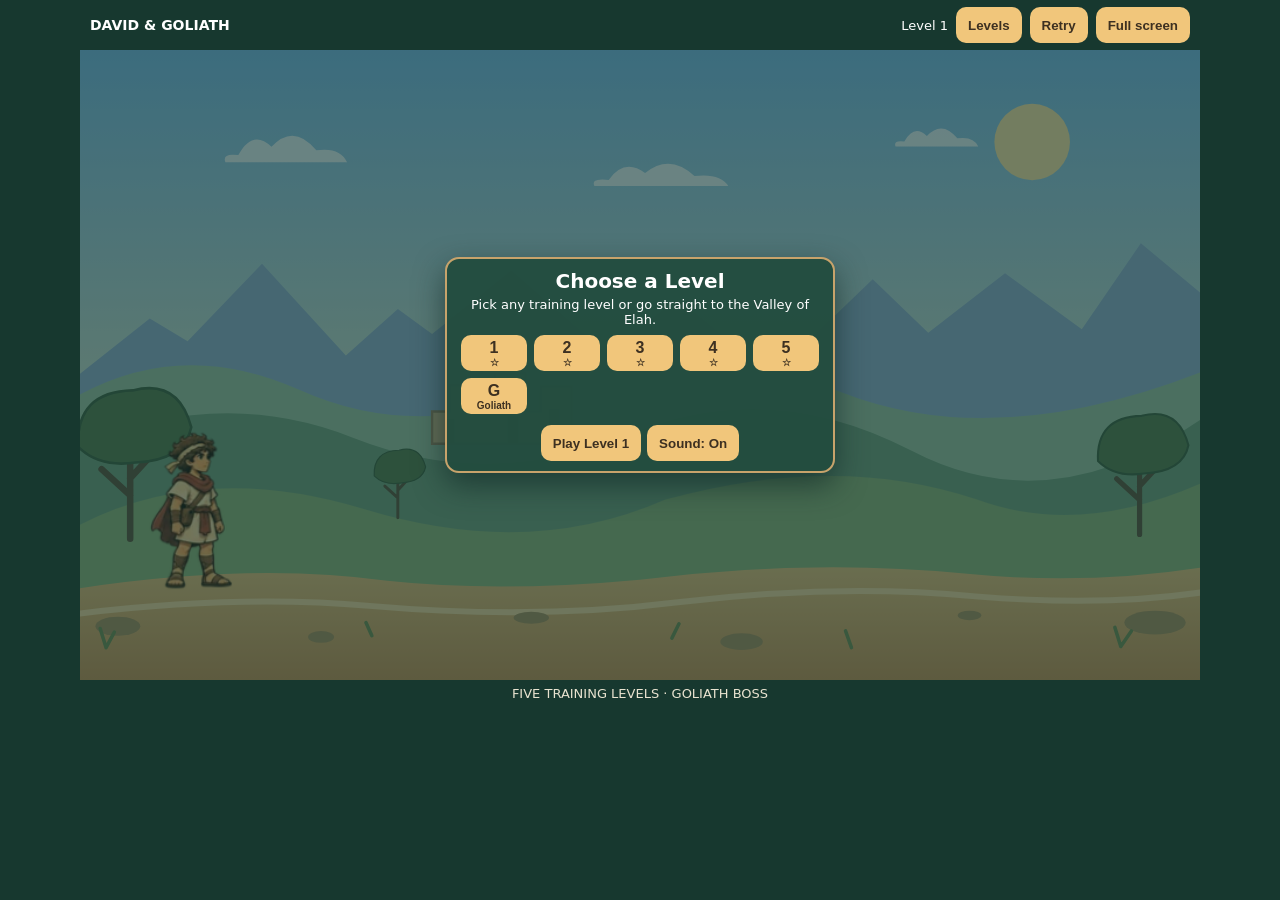
<file: index.html>
<!doctype html><html lang="en"><head><meta charset="utf-8"><meta name="viewport" content="width=device-width,initial-scale=1,viewport-fit=cover"><meta name="theme-color" content="#193c36"><link rel="manifest" href="manifest.webmanifest"><link rel="apple-touch-icon" href="assets/app-icon.png"><meta name="apple-mobile-web-app-capable" content="yes"><title>David & Goliath v0.9</title><style>
*{box-sizing:border-box}
body{margin:0;background:#17382f;color:white;font-family:system-ui;text-align:center}
main{width:min(100%,1120px);width:min(100%,1120px,max(320px,calc((100svh - 84px) * 16 / 9)));margin:auto}
header{display:flex;align-items:center;justify-content:space-between;gap:8px;padding:7px 10px}
header strong{font-size:14px;text-align:left}
#status{margin-left:auto;font-size:13px;white-space:nowrap}
button{background:#f1c67b;border:0;border-radius:10px;padding:8px 12px;font-weight:700;color:#3d3021;min-height:36px}
button:disabled{opacity:.35}
#duelCue{position:absolute;top:max(7px,env(safe-area-inset-top));right:max(7px,env(safe-area-inset-right));z-index:1;margin:0;padding:5px 9px;border-radius:8px;background:#533a31f2;color:#fff1d9;font-size:13px;font-weight:700;pointer-events:none}
#duelCue[data-open="true"]{background:#ffe09c;color:#462e20}
canvas{display:block;width:100%;height:100%;position:absolute;inset:0;touch-action:none}
#gameArea{position:relative;aspect-ratio:16/9}
#powerMeter{position:absolute;top:8px;left:8px;pointer-events:none;z-index:1;width:100px;padding:4px 6px;color:#fff;background:#17382fe8;border-radius:6px;font-size:11px;font-weight:700;text-align:left}
#powerMeter progress{display:block;width:100%;height:6px;accent-color:#f1c67b}
#screenHelp{max-width:min(390px,calc(100% - 28px));background:#234c3f;color:#fff;border:2px solid #c8a36b;border-radius:14px}
#screenHelp::backdrop{background:#102a28bb}
#screenHelp p{margin:0 0 14px}
main.immersive{position:fixed;inset:0;width:100%;height:100%;height:100dvh;overflow:hidden}
.immersive #gameArea{height:100%;aspect-ratio:auto}
.immersive header{position:absolute;top:max(4px,env(safe-area-inset-top));left:max(6px,env(safe-area-inset-left));z-index:2;padding:4px 6px;border-radius:9px;background:#17382fe8}
.immersive #powerMeter{top:calc(max(4px,env(safe-area-inset-top)) + 50px);left:max(6px,env(safe-area-inset-left))}
.immersive #hint{position:absolute;bottom:max(4px,env(safe-area-inset-bottom));left:50%;transform:translateX(-50%);width:max-content;max-width:76%;margin:0;padding:4px 9px;background:#17382fe8;border-radius:7px;font-size:12px;pointer-events:none}
@media (max-width:620px){.immersive header strong{display:none}}
@media (orientation:portrait) and (max-width:420px){header strong{font-size:12px}header{gap:4px;padding:6px 4px}header button{padding:6px 7px}#status{font-size:12px}}

#panel[hidden]{display:none}
#hint{font-size:13px;color:#e9e3d0;margin:6px 0;padding:0 12px}
#rotateHint{display:none;margin:4px 0;color:#e9e3d0;font-size:12px}
@media (orientation:portrait) and (pointer:coarse){#rotateHint{display:inline}}
#panel{position:absolute;inset:50% auto auto 50%;transform:translate(-50%,-50%);width:min(calc(100% - 16px),390px);max-height:calc(100% - 12px);overflow:auto;background:#234c3ff5;padding:10px 14px;border:2px solid #c8a36b;border-radius:14px;box-shadow:0 12px 30px #102a28a8}
#panel h2{font-size:20px;margin:0 0 4px}
#panel p{font-size:13px;margin:4px 0}
#levels{display:grid;grid-template-columns:repeat(5,1fr);gap:7px}
#levels:not(:empty){margin:8px 0}
#levels button{padding:3px 2px;font-size:16px}
small{display:block;font-size:10px}
#action{margin:3px 6px 0 0}
</style></head><body><main><header><strong>DAVID & GOLIATH</strong><span id="status"></span><button id="menu">Levels</button><button id="retry">Retry</button><button id="fullscreen" type="button" hidden>Full screen</button></header><div id="gameArea"><canvas id="game" width="960" height="540"></canvas><p id="duelCue" hidden aria-live="polite"></p><div id="powerMeter" hidden><span id="powerText"></span><progress id="powerBar" max="100" value="0" aria-label="Throw power"></progress></div><section id="panel" hidden><h2 id="heading"></h2><p id="description"></p><div id="levels"></div><button id="action"></button><button id="sound">Sound: On</button></section></div><p id="hint"></p><p id="rotateHint">Rotate your phone for a bigger playfield.</p><dialog id="screenHelp"><p>On iPhone, tap Share in your browser, then Add to Home Screen. Turn on Open as Web App if shown, tap Add, and launch the game from its icon.</p><form method="dialog"><button>Close</button></form></dialog></main><script src="assets/david-animation.js?v=4"></script><script src="assets/goliath.js?v=19"></script><script>
const canvas=document.querySelector('#game'),g=canvas.getContext('2d'),status=document.querySelector('#status'),panel=document.querySelector('#panel'),heading=document.querySelector('#heading'),description=document.querySelector('#description'),levelButtons=document.querySelector('#levels'),action=document.querySelector('#action'),soundButton=document.querySelector('#sound'),hint=document.querySelector('#hint');
const width = canvas.width;
const height = canvas.height;
const main = document.querySelector('main');
const gameArea = document.querySelector('#gameArea');
const fullScreenButton = document.querySelector('#fullscreen');
const screenHelp = document.querySelector('#screenHelp');
const powerMeter = document.querySelector('#powerMeter');
const powerText = document.querySelector('#powerText');
const powerBar = document.querySelector('#powerBar');
const duelCue = document.querySelector('#duelCue');
const duelStones = 5;
let duelWon = false;
let duel = null;
const compactLandscape = matchMedia('(orientation: landscape) and (pointer: coarse), (orientation: landscape) and (max-height: 540px)');
const homeScreenApp = matchMedia('(display-mode: standalone)').matches || navigator.standalone === true;
const isPhone = /iPhone|iPod/.test(navigator.userAgent);
const groundY = 462;
const origin = {x:107, y:403};
const maxPull = 170;
const throwSpeed = .145;
const gravity = .35;
const flightStepMs = 1000 / 60;
let nextFlightStep = 0;
let view = {left:0, top:0, width, height, scale:1};
const stages = [
  {name:"Shepherd's Training", ammo:5, t:[[579,402,24],[662,323,22],[748,229,21]], blocks:[]},
  {name:"The Hillside", ammo:6, t:[[530,413,23],[616,342,22],[715,268,21],[802,195,19]], blocks:[]},
  {name:"Stone and Timber", ammo:7, t:[[578,407,23],[684,326,22],[789,226,20]], blocks:[[410,416,40,46]]},
  {name:"The Narrow Pass", ammo:7, t:[[568,410,22],[665,330,21],[750,252,19],[830,164,18]], blocks:[[430,415,42,47],[535,350,40,28]]},
  {name:"The Shepherd's Trial", ammo:8, t:[[555,408,22],[636,363,21],[710,299,20],[780,228,19],[848,158,18]], blocks:[[375,419,38,43],[506,352,42,31]]},
];
let unlocked=1,stars=[0,0,0,0,0],muted=false,level=0,targets=[],blocks=[],ammo=0,shot=null,drag=null,mode='menu',particles=[],tick=0,ctx,shake=0,streak=[];
const progressKey = 'david-goliath-v04';
const progressCookie = 'david-goliath-progress=';
const progressPath = new URL('./', location.href).pathname;

function persist() {
  const data = JSON.stringify({unlocked, stars, ...(duelWon && {duelWon:true})});
  try { localStorage.setItem(progressKey, data); } catch {}
  // iOS copies cookies when adding a Home Screen app, while its local storage starts separately.
  const secure = location.protocol === 'https:' ? '; Secure' : '';
  try {
    document.cookie = progressCookie + encodeURIComponent(data) +
      '; Path=' + progressPath + '; Max-Age=31536000; SameSite=Lax' + secure;
  } catch {}
}

function restoreProgress() {
  let data;
  try { data = localStorage.getItem(progressKey); } catch {}
  try {
    if (!data) {
      const entry = document.cookie.split('; ').find(value => value.startsWith(progressCookie));
      if (!entry) return;
      data = decodeURIComponent(entry.slice(progressCookie.length));
    }
    const progress = JSON.parse(data);
    unlocked = Math.min(5, Math.max(1, Math.trunc(Number(progress.unlocked) || 1)));
    if (Array.isArray(progress.stars)) {
      stars = stars.map((_, i) => Math.min(3, Math.max(0, Math.trunc(Number(progress.stars[i]) || 0))));
    }
    duelWon = progress.duelWon === true;
    persist();
  } catch {}
}

restoreProgress();
function tone(f,d,type='triangle'){if(muted)return;try{ctx=ctx||new(window.AudioContext||window.webkitAudioContext)();if(ctx.state==='suspended')ctx.resume();const o=ctx.createOscillator(),v=ctx.createGain();o.type=type;o.frequency.setValueAtTime(f,ctx.currentTime);o.frequency.exponentialRampToValueAtTime(Math.max(60,f*.55),ctx.currentTime+d);v.gain.setValueAtTime(.1,ctx.currentTime);v.gain.exponentialRampToValueAtTime(.001,ctx.currentTime+d);o.connect(v);v.connect(ctx.destination);o.start();o.stop(ctx.currentTime+d)}catch(e){}}
function update() {
  status.textContent = mode === 'play' ? '● ' + ammo + ' stones' : duel ? 'Duel' : 'Level ' + (level + 1);
}

function resetRound() {
  shot = null;
  drag = null;
  particles = [];
  streak = [];
  shake = 0;
  targets = [];
  blocks = [];
  duelCue.hidden = true;
  davidAnimation.reset();
}

function start(n) {
  resetRound();
  duel = null;
  level = n;
  const stage = stages[n];
  targets = stage.t.map(([x,y,r]) => ({x,y,r}));
  blocks = stage.blocks.map(([x,y,w,h]) => ({x,y,w,h}));
  ammo = stage.ammo;
  mode = 'play';
  panel.hidden = true;
  hint.textContent = 'LEVEL ' + (n + 1) + ' · ' + stage.name.toUpperCase() + ' — Drag back to aim, then release.';
  update();
}

function showPanel(title, text, button, next) {
  panel.hidden = false;
  heading.textContent = title;
  description.textContent = text;
  levelButtons.replaceChildren();
  action.textContent = button;
  action.onclick = next;
  update();
}

function menu() {
  resetRound();
  duel = null;
  mode = 'menu';
  const readyForDuel = stars.at(-1) > 0;
  showPanel('Choose a Level', 'Pick any training level or go straight to the Valley of Elah.',
    readyForDuel ? (duelWon ? 'Replay Goliath' : 'Face Goliath') : 'Play Level ' + unlocked,
    readyForDuel ? introduceDuel : () => start(unlocked - 1));
  stages.forEach((stage,i) => {
    const button = document.createElement('button');
    button.disabled = false;
    button.type = 'button';
    button.innerHTML = (i + 1) + '<small>' + (stars[i] ? '★'.repeat(stars[i]) : '☆') + '</small>';
    button.title = stage.name;
    button.onclick = () => start(i);
    levelButtons.appendChild(button);
  });
  const bossButton=document.createElement('button');
  bossButton.innerHTML='G<small>Goliath</small>';
  bossButton.title='Valley of Elah — Goliath';
  bossButton.type='button';
  bossButton.onclick=introduceDuel;
  levelButtons.appendChild(bossButton);
  hint.textContent = 'FIVE TRAINING LEVELS · GOLIATH BOSS';
}

function introduceDuel() {
  resetRound();
  const openedAt = performance.now();
  duel = {startedAt:openedAt, enemy:goliathDuel.pose(openedAt, openedAt), wonAt:null};
  mode = 'intro';
  hint.textContent = 'VALLEY OF ELAH';
  showPanel('Valley of Elah', 'The armies watch from opposite hills as Goliath calls for a challenger. David steps forward with his sling.',
    'Step Forward', startDuel);
}

function startDuel() {
  resetRound();
  const startedAt = performance.now();
  duel = {startedAt, enemy:goliathDuel.pose(startedAt, startedAt), wonAt:null};
  ammo = duelStones;
  mode = 'play';
  panel.hidden = true;
  hint.textContent = 'VALLEY OF ELAH — Time your throw to hit Goliath’s exposed forehead.';
  update();
}

function finish(won) {
  mode = won ? 'win' : 'lose';
  duelCue.hidden = true;
  if (duel) {
    if (won) {
      hint.textContent = 'VALLEY OF ELAH';
      showPanel('Goliath Falls!', 'David won the duel with one clean hit to the forehead.', 'Level Select', menu);
    } else {
      showPanel('Out of Stones', 'Wait for the shield to drop, then aim for his forehead.', 'Try Again', startDuel);
    }
    return;
  }
  if (won) {
    davidAnimation.celebrate(performance.now());
    const used = stages[level].ammo - ammo;
    const required = stages[level].t.length;
    const earned = used <= required ? 3 : used === required + 1 ? 2 : 1;
    const finalTraining = level === stages.length - 1;
    stars[level] = Math.max(stars[level], earned);
    unlocked = Math.max(unlocked, Math.min(stages.length, level + 2));
    persist();
    showPanel('Level Complete!', '★'.repeat(earned) + '☆'.repeat(3-earned) + ' · ' + used + ' stones used',
      finalTraining ? 'Face Goliath' : 'Next Level', finalTraining ? introduceDuel : () => start(level + 1));
    tone(630,.35);
  } else {
    showPanel('Out of Stones', 'Try another angle or more power.', 'Try Again', () => start(level));
  }
}

document.querySelector('#menu').onclick = menu;
document.querySelector('#retry').onclick = () => duel ? startDuel() : start(level);
soundButton.onclick = () => {
  muted = !muted;
  soundButton.textContent = muted ? 'Sound: Off' : 'Sound: On';
  if (!muted) tone(440,.12);
};
function resizeGame() {
  const rect = gameArea.getBoundingClientRect();
  const ratio = Math.min(window.devicePixelRatio || 1, 3);
  const pixelWidth = Math.round(rect.width * ratio);
  const pixelHeight = Math.round(rect.height * ratio);
  if (!pixelWidth || !pixelHeight) return;
  if (canvas.width !== pixelWidth || canvas.height !== pixelHeight) {
    canvas.width = pixelWidth;
    canvas.height = pixelHeight;
    drag = null;
  }
  // Keep the tallest target and David's feet in view even with the browser toolbar open.
  const scale = Math.min(pixelWidth / width, pixelHeight / 370);
  const viewWidth = pixelWidth / scale;
  const viewHeight = pixelHeight / scale;
  view = {
    left:(width - viewWidth) / 2,
    top:(height - viewHeight) * (viewHeight < height ? .66 : .5),
    width:viewWidth, height:viewHeight, scale
  };
}

function syncDisplay() {
  main.classList.toggle('immersive', compactLandscape.matches || !!document.fullscreenElement);
  fullScreenButton.hidden = homeScreenApp || (!document.fullscreenEnabled && !isPhone);
  fullScreenButton.textContent = document.fullscreenElement ? 'Exit full screen' : 'Full screen';
  resizeGame();
}

fullScreenButton.onclick = async () => {
  if (document.fullscreenElement) {
    await document.exitFullscreen();
    return;
  }
  if (document.fullscreenEnabled && document.documentElement.requestFullscreen) {
    try {
      await document.documentElement.requestFullscreen();
      return;
    } catch {
      if (!isPhone) return;
    }
  }
  if (isPhone) screenHelp.showModal();
};

compactLandscape.addEventListener('change', syncDisplay);
document.addEventListener('fullscreenchange', syncDisplay);
new ResizeObserver(resizeGame).observe(gameArea);
syncDisplay();

function pointer(e) {
  const rect = canvas.getBoundingClientRect();
  return {
    x:view.left + (e.clientX - rect.left) * view.width / rect.width,
    y:view.top + (e.clientY - rect.top) * view.height / rect.height
  };
}
canvas.addEventListener('pointerdown',e=>{if(e.button!==0||mode!=='play'||shot||drag)return;const p=pointer(e);drag={a:p,b:p,id:e.pointerId};canvas.setPointerCapture(e.pointerId)});
canvas.addEventListener('pointermove',e=>{if(drag&&e.pointerId===drag.id)drag.b=pointer(e)});
function cancelDrag(e){if(drag?.id===e.pointerId)drag=null}
canvas.addEventListener('pointercancel',cancelDrag);
canvas.addEventListener('lostpointercapture',cancelDrag);
function aimFrom(start, end) {
  const dx = start.x - end.x;
  const dy = start.y - end.y;
  const distance = Math.hypot(dx, dy);
  const power = Math.min(maxPull, distance);
  const scale = distance > 0 ? power / distance * throwSpeed : 0;
  return {distance, power, vx:dx * scale, vy:dy * scale};
}

canvas.addEventListener('pointerup', e => {
  if (!drag || drag.id !== e.pointerId) return;
  const aim = aimFrom(drag.a, pointer(e));
  drag = null;
  if (aim.distance < 14) return;
  shot = {...origin, vx:aim.vx, vy:aim.vy, age:0};
  nextFlightStep = performance.now();
  ammo--;
  davidAnimation.release(nextFlightStep);
  streak = [];
  tone(380,.16);
  update();
});
function oval(x,y,rx,ry,color){g.fillStyle=color;g.beginPath();g.ellipse(x,y,rx,ry,0,0,Math.PI*2);g.fill()}
function line(x,y,X,Y,color,w){g.strokeStyle=color;g.lineWidth=w;g.lineCap='round';g.beginPath();g.moveTo(x,y);g.lineTo(X,Y);g.stroke()}
const backgroundArt = new Image();
backgroundArt.src = 'assets/training-landscape-wide.svg';
const valleyArt = new Image();
valleyArt.src = 'assets/valley.svg';

function landscape() {
  const left = Math.min(0, view.left) - 6;
  const top = Math.min(0, view.top) - 6;
  const right = Math.max(width, view.left + view.width) + 6;
  const bottom = Math.max(height, view.top + view.height) + 6;
  const art = duel && valleyArt.naturalWidth ? valleyArt : backgroundArt;
  if (art.naturalWidth) {
    const zoom = duel ? 1.045 : 1;
    const drawWidth = (right - left) * zoom;
    const drawHeight = (bottom - top) * zoom;
    const centerX = (left + right) / 2;
    const groundAnchor = groundY;
    g.drawImage(art, centerX - drawWidth / 2, groundAnchor + (top - groundAnchor) * zoom, drawWidth, drawHeight);
  } else {
    g.fillStyle = '#8bb7a2';
    g.fillRect(left, top, right - left, bottom - top);
  }
}

function advanceStone(stone) {
  stone.x += stone.vx;
  stone.y += stone.vy;
  stone.vy += gravity;
}

function targetAt(stone) {
  return targets.findIndex(t => Math.hypot(stone.x - t.x, stone.y - t.y) < t.r + 7);
}

function hitsBlock(stone) {
  return blocks.some(b => stone.x + 6 > b.x && stone.x - 6 < b.x + b.w &&
    stone.y + 6 > b.y && stone.y - 6 < b.y + b.h);
}

function outOfBounds(stone) {
  return stone.x < -30 || stone.x > width + 30 || stone.y > height + 30;
}

function preview() {
  powerMeter.hidden = !drag;
  if (!drag) return;
  const aim = aimFrom(drag.a, drag.b);
  const point = {...origin, vx:aim.vx, vy:aim.vy};
  line(drag.a.x, drag.a.y, drag.b.x, drag.b.y, '#ffffffaa', 2);
  for (let i = 0; aim.distance >= 14 && i < 110; i++) {
    const previous = {x:point.x, y:point.y};
    advanceStone(point);
    if (outOfBounds(point)) break;
    const impact = duel ? goliathDuel.impact(previous, point, duel.enemy) : targetAt(point) >= 0 || hitsBlock(point);
    if (impact || i % 2 === 0) oval(point.x, point.y, 2.8, 2.8, '#ffffffde');
    if (impact) break;
  }
  const power = Math.round(aim.power / maxPull * 100);
  if (powerBar.value !== power || !powerText.textContent) {
    powerBar.value = power;
    powerText.textContent = 'POWER ' + power + '%';
  }
}

function impactParticles(x, y) {
  for (let i = 0; i < 12; i++) {
    particles.push({x,y,vx:(Math.random()-.5)*7,vy:(Math.random()-.5)*7,life:22});
  }
}

function hitDuel(impact, now, enemy) {
  impactParticles(impact.x, impact.y);
  shot = null;
  streak = [];
  shake = impact.kind === 'brow' ? 7 : 2;
  if (impact.kind === 'brow') {
    duel.wonAt = now;
    duel.enemy = enemy;
    duelWon = true;
    persist();
    mode = 'duel-fall';
    duelCue.hidden = true;
    davidAnimation.celebrate(now + 280);
    tone(545,.38);
    update();
  } else {
    if (impact.kind === 'shield') duel.blockedAt = now;
    tone(impact.kind === 'shield' ? 155 : 110,.15,'square');
  }
}

function advanceShot(now) {
  const previous = duel && {x:shot.x, y:shot.y};
  advanceStone(shot);
  shot.age++;
  streak.push({x:shot.x, y:shot.y});
  if (streak.length > 9) streak.shift();

  if (duel) {
    const enemy = goliathDuel.pose(now, duel.startedAt, duel.blockedAt);
    const impact = goliathDuel.impact(previous, shot, enemy);
    if (impact) {
      hitDuel(impact, now, enemy);
      return;
    }
  }
  const hit = targetAt(shot);
  if (hit >= 0) {
    const target = targets.splice(hit, 1)[0];
    impactParticles(target.x, target.y);
    shot = null;
    streak = [];
    shake = 5;
    tone(180,.22,'square');
    if (!targets.length) finish(true);
  } else if (hitsBlock(shot)) {
    shot = null;
    streak = [];
    shake = 3;
    tone(120,.12,'square');
  } else if (outOfBounds(shot) || shot.age > 280) {
    shot = null;
    streak = [];
  }
}

function drawShot(now) {
  if (!shot) return;
  // Keep the flight duration consistent on 60 Hz and 120 Hz displays.
  nextFlightStep = Math.max(nextFlightStep, now - 100);
  while (shot && now >= nextFlightStep) {
    advanceShot(nextFlightStep);
    nextFlightStep += flightStepMs;
  }
  streak.forEach((p,i) => oval(p.x,p.y,Math.max(1,i*.45),Math.max(1,i*.45),'#e7dcc488'));
  if (shot) oval(shot.x,shot.y,7,7,'#514d43');
}
function drawDuel(now) {
  if (!duel) return;
  if (mode === 'play') {
    duel.enemy = goliathDuel.pose(now, duel.startedAt, duel.blockedAt);
    duelCue.hidden = false;
    const label = duel.enemy.open ? 'Forehead exposed' : 'Shield up';
    if (duelCue.textContent !== label) {
      duelCue.textContent = label;
      duelCue.dataset.open = String(duel.enemy.open);
    }
  }
  const fall = duel.wonAt === null ? 0 : Math.min(1, Math.max(0, (now - duel.wonAt) / 660));
  if (mode === 'lose') duel.enemy.animation = 'victory';
  goliathDuel.draw(g, duel.enemy, fall, now);
  if (mode === 'duel-fall' && now >= duel.wonAt + 970) finish(true);
}

function drawTraining() {
  for (const b of blocks) {
    g.fillStyle = '#85694e';
    g.fillRect(b.x,b.y,b.w,b.h);
    g.strokeStyle = '#5b4533';
    g.lineWidth = 3;
    g.strokeRect(b.x,b.y,b.w,b.h);
    line(b.x+4,b.y+5,b.x+b.w-4,b.y+b.h-5,'#b49b79',2);
  }
  for (const t of targets) {
    line(t.x,t.y,t.x,groundY,'#6e5134',7);
    oval(t.x,t.y,t.r+3,t.r+3,'#755138');
    oval(t.x,t.y,t.r,t.r,'#eee1bc');
    oval(t.x,t.y,t.r*.65,t.r*.65,'#bd6e4b');
    oval(t.x,t.y,t.r*.3,t.r*.3,'#f7e3b1');
    oval(t.x-t.r*.35,t.y-t.r*.35,3,3,'#ffffff66');
  }
}

function frame(now) {
  g.save();
  try {
    g.setTransform(view.scale,0,0,view.scale,-view.left*view.scale,-view.top*view.scale);
    tick++;
    if (shake > 0) {
      g.translate(Math.sin(tick*2.6)*shake,Math.cos(tick*2.1)*shake*.55);
      shake *= .78;
      if (shake < .3) shake = 0;
    }
    landscape();
    if (duel) drawDuel(now); else drawTraining();
    g.save();
    if (duel) {
      // Keep David's feet planted while giving Goliath more visual presence.
      g.translate(101, groundY);
      g.scale(.84, .84);
      g.translate(-101, -groundY);
    }
    davidAnimation.draw(g,performance.now(),drag);
    g.restore();
    preview();
    drawShot(now);
    for (let i = particles.length - 1; i >= 0; i--) {
      const p = particles[i];
      p.x += p.vx;
      p.y += p.vy;
      p.life--;
      oval(p.x,p.y,3,3,'#fff1b0');
      if (p.life <= 0) particles.splice(i,1);
    }
    if (mode === 'play' && !shot && ammo === 0) finish(false);
    if (mode === 'menu') {
      g.fillStyle = '#163a3599';
      g.fillRect(view.left-6,view.top-6,view.width+12,view.height+12);
    }
  } catch (e) {
    status.textContent = 'Game error';
    console.error(e);
  } finally {
    g.restore();
  }
  requestAnimationFrame(frame);
}
requestAnimationFrame(frame);
menu();
</script></body></html>
</file>
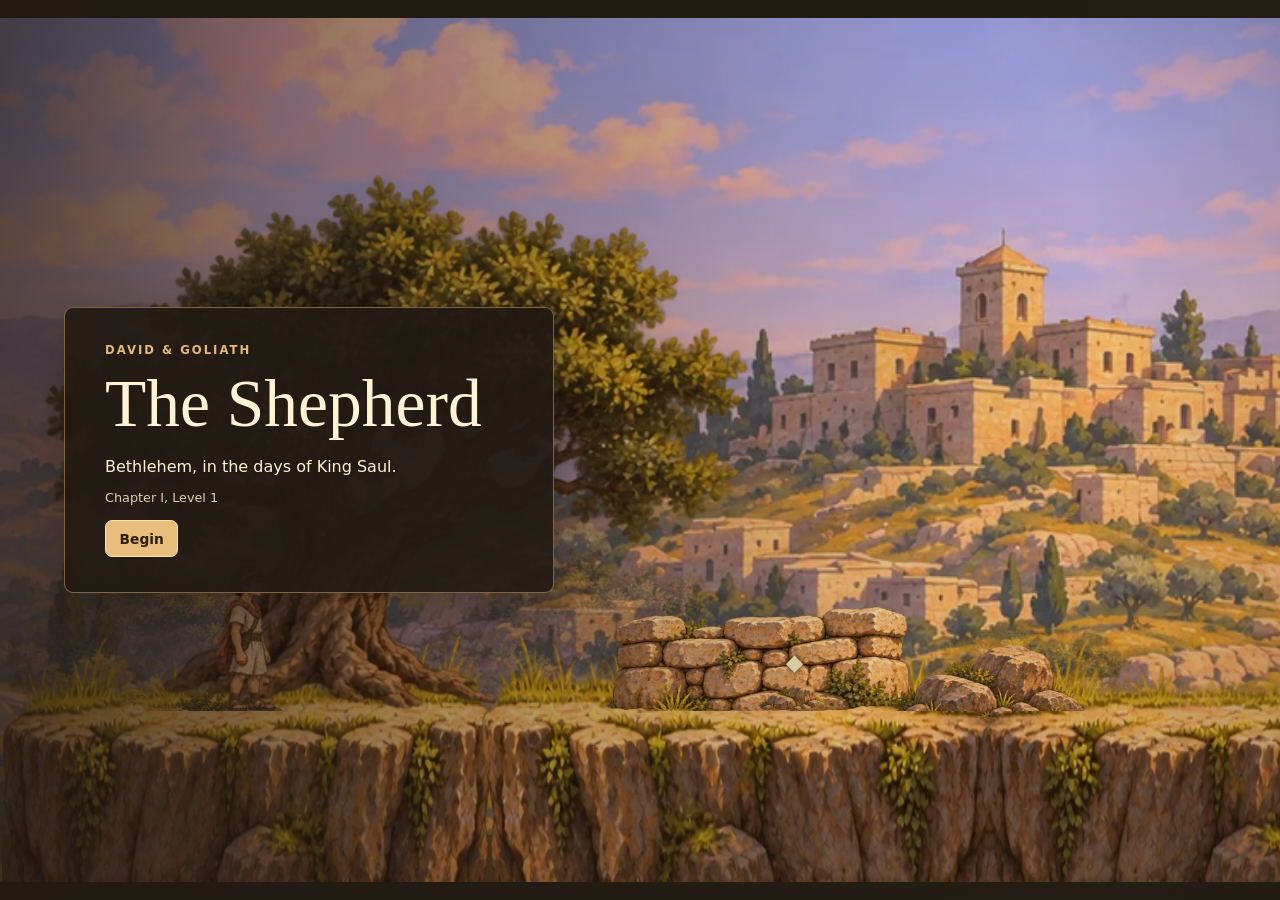
<file: remake/index.html>
<!doctype html>
<html lang="en">
<head>
<meta charset="utf-8">
<meta name="viewport" content="width=device-width, initial-scale=1, viewport-fit=cover">
<meta name="theme-color" content="#211d15">
<title>David &amp; Goliath · The Shepherd</title>
<link rel="stylesheet" href="style.css">
</head>
<body>
<main id="stage" aria-label="David and Goliath">
  <canvas id="world" aria-label="The hills outside Bethlehem"></canvas>
  <section id="hud" hidden aria-label="Level status">
    <div class="vitals"><span id="hearts" aria-label="Health"></span><span id="stones"></span></div>
    <div id="objective" role="status"></div>
    <div class="settings"><button id="sound" type="button">Sound on</button><button id="pause" type="button">Pause</button></div>
  </section>
  <div id="notice" role="status" hidden></div>
  <div id="charge" hidden><div></div></div>
  <section id="touch" hidden aria-label="Touch controls">
    <div class="touch-group"><button data-hold="left" aria-label="Move left">◀</button><button data-hold="right" aria-label="Move right">▶</button><button data-hold="run">Run</button></div>
    <div class="touch-group"><button data-hold="jump" aria-label="Jump or climb">Jump</button><button data-hold="sling">Sling</button></div>
  </section>
  <div id="overlay" class="overlay">
    <section class="card" aria-labelledby="heading">
      <div id="chapter">David &amp; Goliath · Chapter I</div>
      <h1 id="heading">The Shepherd</h1>
      <p id="description">Loading the hills of Bethlehem…</p>
      <p id="detail" class="detail"></p>
      <div class="actions"><button id="primary" disabled>Begin</button><button id="secondary" hidden></button></div>
    </section>
  </div>
  <div class="rotate">Turn your phone sideways to play.</div>
</main>
<script type="module" src="main.js"></script>
</body>
</html>
</file>
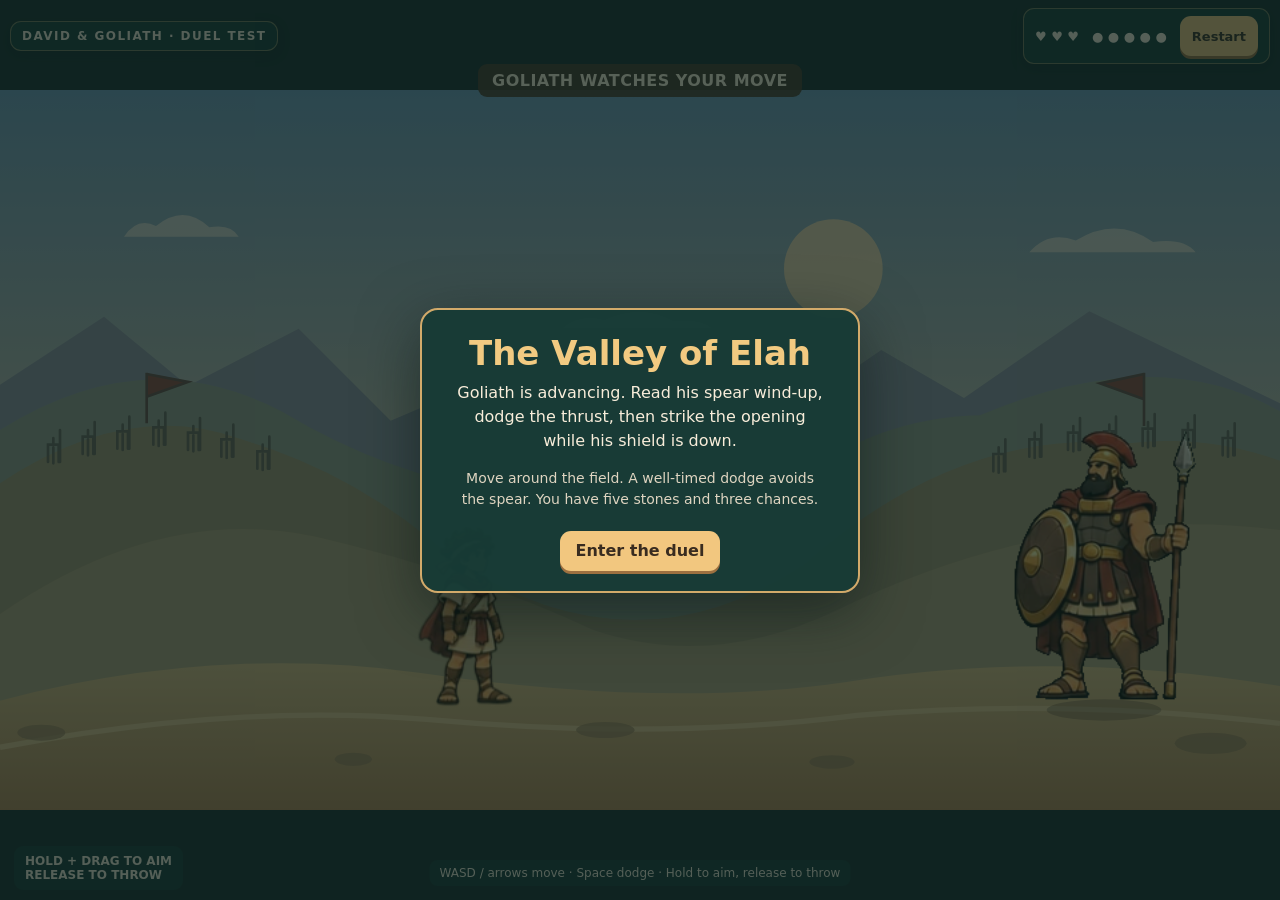
<file: duel-prototype.html>
<!doctype html>
<html lang="en">
<head>
<meta charset="utf-8">
<meta name="viewport" content="width=device-width,initial-scale=1,viewport-fit=cover,user-scalable=no">
<meta name="theme-color" content="#172b2a">
<title>David & Goliath — The Duel Prototype</title>
<style>
:root{color-scheme:dark;--gold:#f2c77f;--ink:#172b2a;--panel:#173b36ed;--cream:#f8edda}
*{box-sizing:border-box}html,body{margin:0;width:100%;height:100%;overflow:hidden;background:#172b2a;color:var(--cream);font-family:system-ui,-apple-system,sans-serif;touch-action:none;user-select:none;-webkit-user-select:none}
#game{position:fixed;inset:0;display:block;width:100%;height:100%;touch-action:none}
header{position:fixed;z-index:2;top:max(8px,env(safe-area-inset-top));left:max(10px,env(safe-area-inset-left));right:max(10px,env(safe-area-inset-right));display:flex;align-items:center;gap:10px;pointer-events:none}
.brand,.hud{background:#173b36e8;border:1px solid #dfbc7e77;border-radius:11px;padding:7px 11px;box-shadow:0 4px 12px #09171644}
.brand{font-size:12px;letter-spacing:.12em;font-weight:900}.hud{margin-left:auto;display:flex;align-items:center;gap:13px;font-size:13px;font-weight:750}.hud button{pointer-events:auto}
button{font:inherit;font-weight:800;color:#392c20;background:var(--gold);border:0;border-radius:11px;padding:8px 12px;min-height:40px;box-shadow:0 3px 0 #9d7040;touch-action:none}
button:active{transform:translateY(2px);box-shadow:0 1px 0 #9d7040}
#prompt{position:fixed;z-index:2;top:64px;left:50%;transform:translateX(-50%);padding:7px 14px;border-radius:9px;background:#4b3929e8;color:#fff1d7;font-size:clamp(12px,2.1vw,16px);font-weight:900;letter-spacing:.03em;white-space:nowrap;pointer-events:none}
#prompt.open{background:#f0ce86;color:#38281d}#prompt.evade{background:#a94837;color:#fff}
#aimMeter{position:fixed;z-index:2;top:64px;left:12px;width:116px;padding:7px 9px;border-radius:9px;background:#173b36e8;font-size:11px;font-weight:900}
#bar{height:6px;margin-top:5px;background:#ffffff2b;border-radius:9px;overflow:hidden}#fill{height:100%;width:0;background:var(--gold);border-radius:9px}
#overlay{position:fixed;z-index:5;inset:0;display:grid;place-items:center;padding:18px;background:#0c201eb0}
.card{width:min(440px,100%);padding:23px 22px 20px;background:#173b36f5;border:2px solid #d2aa6a;border-radius:18px;box-shadow:0 18px 60px #07161588;text-align:center}
.card h1{margin:0 0 8px;font-size:clamp(24px,5vw,34px);color:#f2ca81}.card p{line-height:1.5;margin:8px auto 15px;max-width:370px}.card .sub{color:#dfd5c1;font-size:14px}.card button{min-width:160px;margin-top:6px}
#bottom{position:fixed;z-index:3;inset:auto 0 max(10px,env(safe-area-inset-bottom));display:flex;justify-content:space-between;align-items:end;padding:0 max(14px,env(safe-area-inset-left)) 0 max(14px,env(safe-area-inset-right));pointer-events:none}
#stick{width:94px;height:94px;border:2px solid #f5ddb477;border-radius:50%;background:#183b35a8;position:relative;pointer-events:auto;touch-action:none;display:none}
#nub{position:absolute;left:50%;top:50%;width:38px;height:38px;border-radius:50%;background:#f2c77fbb;border:2px solid #fff0d9;transform:translate(-50%,-50%)}
#actions{display:flex;gap:10px;align-items:end;pointer-events:auto}#dodge{min-width:86px;min-height:58px;background:#c77951;color:#fff4dc;box-shadow:0 3px 0 #7b4033;display:none}#throwHint{padding:8px 11px;border-radius:9px;background:#173b36c9;font-size:12px;font-weight:800;pointer-events:none}
#note{position:fixed;z-index:2;left:50%;bottom:max(14px,env(safe-area-inset-bottom));transform:translateX(-50%);padding:6px 10px;border-radius:8px;background:#173b36c9;font-size:12px;white-space:nowrap;pointer-events:none}
#rotate{display:none;position:fixed;z-index:8;inset:0;place-items:center;padding:24px;background:#102320f5;text-align:center;font-size:clamp(22px,7vw,32px);font-weight:900;color:#f2ca81}
#rotate span{display:block;margin-top:12px;color:#f8edda;font-size:15px;font-weight:600}
@media (pointer:coarse){#stick,#dodge{display:block}#note{bottom:118px}}
@media (orientation:portrait) and (pointer:coarse){#rotate{display:grid}#prompt{top:62px}#aimMeter{top:104px}header .brand{display:none}.card{padding:18px}}
[hidden]{display:none!important}
</style>
</head>
<body>
<canvas id="game" width="960" height="540" aria-label="David faces Goliath in a playable duel"></canvas>
<header><div class="brand">DAVID &amp; GOLIATH · DUEL TEST</div><div class="hud"><span id="hearts">♥ ♥ ♥</span><span id="stones">● ● ● ● ●</span><button id="restart">Restart</button></div></header>
<div id="prompt">GOLIATH WATCHES YOUR MOVE</div>
<div id="aimMeter" hidden>SLING POWER<div id="bar"><div id="fill"></div></div></div>
<div id="note">WASD / arrows move · Space dodge · Hold to aim, release to throw</div>
<div id="bottom"><div id="stick"><div id="nub"></div></div><div id="actions"><div id="throwHint">HOLD + DRAG TO AIM<br>RELEASE TO THROW</div><button id="dodge">DODGE</button></div></div>
<div id="rotate">Turn your phone sideways<span>This duel is designed for a wide screen.</span></div>
<div id="overlay"><div class="card"><h1 id="title">The Valley of Elah</h1><p id="copy">Goliath is advancing. Read his spear wind-up, dodge the thrust, then strike the opening while his shield is down.</p><p class="sub">Move around the field. A well-timed dodge avoids the spear. You have five stones and three chances.</p><button id="start">Enter the duel</button></div></div>
<script src="assets/david-animation.js?v=4"></script>
<script src="assets/goliath.js?v=19"></script>
<script>
(()=>{
'use strict';
const canvas=document.querySelector('#game'),ctx=canvas.getContext('2d');
const prompt=document.querySelector('#prompt'),overlay=document.querySelector('#overlay'),title=document.querySelector('#title'),copy=document.querySelector('#copy'),startButton=document.querySelector('#start'),restart=document.querySelector('#restart');
const heartsEl=document.querySelector('#hearts'),stonesEl=document.querySelector('#stones'),meter=document.querySelector('#aimMeter'),fill=document.querySelector('#fill'),stick=document.querySelector('#stick'),nub=document.querySelector('#nub'),dodgeButton=document.querySelector('#dodge');
const W=960,H=540,baseGround=462,clamp=(v,a,b)=>Math.max(a,Math.min(b,v)),ease=v=>{v=clamp(v,0,1);return v*v*(3-2*v)};
const bg=new Image();bg.src='assets/valley.svg';
let scale=1,ox=0,oy=0,last=0,now=0,startedAt=0,player={x:355,y:462,vx:0,vy:0,hearts:3,stones:5,invuln:0,dodge:0,dodgeCd:0,aiming:null,shot:null,phase:'guard'},enemy=null,blockedAt=-Infinity,mode='intro',events=[],score={dodges:0,blocked:0,throws:0,started:0},keys={},stickVector={x:0,y:0},stickId=null,gameWon=false;
const coarse=matchMedia('(pointer:coarse)').matches;
function resize(){const dpr=Math.min(devicePixelRatio||1,2),w=innerWidth,h=innerHeight;canvas.width=Math.round(w*dpr);canvas.height=Math.round(h*dpr);scale=Math.min(w/W,h/H);ox=(w-W*scale)/2;oy=(h-H*scale)/2;}
addEventListener('resize',resize);resize();
function point(e){const r=canvas.getBoundingClientRect(),s=Math.min(r.width/W,r.height/H),left=(r.width-W*s)/2,top=(r.height-H*s)/2;return{x:(e.clientX-r.left-left)/s,y:(e.clientY-r.top-top)/s}}
function announce(text,kind=''){prompt.textContent=text;prompt.className=kind}
function newDuel(){mode='play';startedAt=performance.now();last=startedAt;now=startedAt;player={x:355,y:462,vx:0,vy:0,hearts:3,stones:5,invuln:0,dodge:0,dodgeCd:0,aiming:null,shot:null,phase:'guard'};blockedAt=-Infinity;events=[];score={dodges:0,blocked:0,throws:0,started:startedAt};gameWon=false;overlay.hidden=true;davidAnimation.reset();announce('GOLIATH IS WATCHING — STAY READY');syncHud()}
function syncHud(){heartsEl.textContent=Array.from({length:3},(_,i)=>i<player.hearts?'♥':'♡').join(' ');stonesEl.textContent=Array.from({length:5},(_,i)=>i<player.stones?'●':'○').join(' ')}
function showEnd(won){mode=won?'win':'lose';endAt=performance.now();gameWon=won;overlay.hidden=false;title.textContent=won?'Goliath is defeated':'The duel is over';const seconds=Math.max(1,Math.round((performance.now()-score.started)/1000));copy.textContent=won?`A clean hit. You dodged ${score.dodges} spear ${score.dodges===1?'thrust':'thrusts'} and used ${score.throws} of your five stones in ${seconds} seconds.`:`Goliath overwhelmed you. You dodged ${score.dodges} times and had ${player.stones} ${player.stones===1?'stone':'stones'} left. Try changing your timing or position.`;startButton.textContent=won?'Fight again':'Try again';announce(won?'A CLEAN HIT!':'GOLIATH WINS');}
startButton.addEventListener('click',newDuel);restart.addEventListener('click',newDuel);
function moveInput(){let x=(keys.ArrowRight||keys.d?1:0)-(keys.ArrowLeft||keys.a?1:0)+stickVector.x;let y=(keys.ArrowDown||keys.s?1:0)-(keys.ArrowUp||keys.w?1:0)+stickVector.y;const m=Math.hypot(x,y);if(m>1){x/=m;y/=m}return{x,y}}
function dodge(){if(mode!=='play'||player.dodgeCd>0)return;const v=moveInput();const dir=v.x===0?-1:Math.sign(v.x);player.dodge=.46;player.dodgeCd=.78;player.invuln=.54;player.vx=dir*520;player.vy=(v.y||0)*270;score.dodges++;announce('DODGE! KEEP MOVING','evade');}
dodgeButton.addEventListener('pointerdown',e=>{e.preventDefault();dodge();});
addEventListener('keydown',e=>{if(['ArrowUp','ArrowDown','ArrowLeft','ArrowRight',' ','Space'].includes(e.key))e.preventDefault();keys[e.key]=true;if(e.code==='Space'&&!e.repeat)dodge();if(e.key==='r'&&!e.repeat)newDuel();});
addEventListener('keyup',e=>{keys[e.key]=false});
stick.addEventListener('pointerdown',e=>{e.preventDefault();stickId=e.pointerId;stick.setPointerCapture(stickId);updateStick(e)});
stick.addEventListener('pointermove',e=>{if(stickId===e.pointerId)updateStick(e)});
function updateStick(e){const r=stick.getBoundingClientRect(),dx=(e.clientX-r.left-r.width/2)/(r.width/2),dy=(e.clientY-r.top-r.height/2)/(r.height/2),m=Math.max(1,Math.hypot(dx,dy));stickVector={x:dx/m,y:dy/m};nub.style.left=`${50+stickVector.x*34}%`;nub.style.top=`${50+stickVector.y*34}%`;}
function releaseStick(e){if(stickId!==e.pointerId)return;stickId=null;stickVector={x:0,y:0};nub.style.left='50%';nub.style.top='50%'}stick.addEventListener('pointerup',releaseStick);stick.addEventListener('pointercancel',releaseStick);
canvas.addEventListener('pointerdown',e=>{if(mode!=='play'||player.shot||player.aiming||e.button===2)return;const p=point(e);player.aiming={id:e.pointerId,x:p.x,y:p.y,start:performance.now()};canvas.setPointerCapture(e.pointerId);meter.hidden=false;e.preventDefault()});
canvas.addEventListener('pointermove',e=>{if(player.aiming?.id===e.pointerId){const p=point(e);player.aiming.x=p.x;player.aiming.y=p.y}});
canvas.addEventListener('pointerup',e=>{if(player.aiming?.id!==e.pointerId)return;const a=player.aiming,p=point(e),charge=clamp((performance.now()-a.start)/1350,0,1);player.aiming=null;meter.hidden=true;throwStone(p,charge)});
canvas.addEventListener('pointercancel',e=>{if(player.aiming?.id===e.pointerId){player.aiming=null;meter.hidden=true}});
function slingPoint(){return{x:player.x+30,y:player.y-105}}
function throwStone(target,charge){if(player.stones<=0||mode!=='play')return;const origin=slingPoint(),speed=650+charge*290,g=570,dx=target.x-origin.x,dy=target.y-origin.y;let angle=Math.atan2(dy,dx),time=Math.max(.18,dx/(speed*Math.max(.22,Math.cos(angle))));for(let i=0;i<4;i++){angle=Math.atan2(dy-.5*g*time*time,dx);time=Math.max(.18,dx/(speed*Math.max(.22,Math.cos(angle))))}player.shot={x:origin.x,y:origin.y,vx:Math.cos(angle)*speed,vy:Math.sin(angle)*speed,age:0};player.stones--;score.throws++;syncHud();announce(charge>.72?'FULL-POWER THROW':'STONE AWAY');}
function shiftEnemy(enemy,dx){enemy.x+=dx;enemy.brow.x+=dx;enemy.shield.x+=dx;return enemy}
function phase(ms){if(ms<720)return'guard';if(ms<1160)return'tell';if(ms<1610)return'thrust';if(ms<3250)return'open';if(ms<3820)return'recover';return'guard'}
function makeEnemy(t){const cycle=(t-startedAt)%4700,base=goliathDuel.pose(t,startedAt,blockedAt);let dx=0;if(cycle>=1050&&cycle<1700)dx=-80*ease((cycle-1050)/170);else if(cycle>=1700&&cycle<2150)dx=-80*(1-ease((cycle-1700)/450));const e=shiftEnemy(base,dx);e.attack=phase(cycle);e.cycle=cycle;e.animation=e.attack==='thrust'?'thrust':e.attack==='tell'?'shield':e.attack==='open'?'shield':e.animation;return e}
function update(dt){const v=moveInput();if(player.dodge>0){player.dodge=Math.max(0,player.dodge-dt);player.x+=player.vx*dt;player.y+=player.vy*dt;player.vx*=Math.exp(-dt*4);player.vy*=Math.exp(-dt*5)}else{const follow=1-Math.exp(-dt*12);player.vx+=(v.x*190-player.vx)*follow;player.vy+=(v.y*130-player.vy)*follow;player.x+=player.vx*dt;player.y+=player.vy*dt}player.x=clamp(player.x,190,535);player.y=clamp(player.y,414,478);player.dodgeCd=Math.max(0,player.dodgeCd-dt);player.invuln=Math.max(0,player.invuln-dt);enemy=makeEnemy(now);
 if(enemy.attack!==player.phase){player.phase=enemy.attack;if(enemy.attack==='tell')announce('SPEAR WIND-UP — DODGE WHEN HE THRUSTS');else if(enemy.attack==='thrust')announce('SPEAR THRUST — DODGE NOW','evade');else if(enemy.attack==='open')announce('SHIELD DOWN — AIM FOR HIS FOREHEAD','open');else if(enemy.attack==='recover')announce('GOLIATH IS RAISING HIS SHIELD')}
 const attackNow=enemy.attack==='thrust';if(attackNow&&!events.includes(Math.floor((now-startedAt)/4700))){events.push(Math.floor((now-startedAt)/4700));const spearX=enemy.x-340+70*ease((enemy.cycle-1160)/280),close=Math.abs(player.x-spearX)<145&&Math.abs(player.y-462)<48;if(close){if(player.invuln>0){announce('SPEAR MISSED — GREAT DODGE!','open');player.x=clamp(player.x-70,190,535)}else{player.hearts--;player.invuln=1.05;player.x=clamp(player.x-58,190,535);announce('THE SPEAR CAUGHT YOU','evade');syncHud();if(player.hearts<=0){showEnd(false);return}}}}
 if(player.aiming){fill.style.width=`${Math.round(clamp((now-player.aiming.start)/1350,0,1)*100)}%`}
 if(player.shot){const s=player.shot,prev={x:s.x,y:s.y};s.x+=s.vx*dt;s.y+=s.vy*dt;s.vy+=570*dt;s.age+=dt;const hit=goliathDuel.impact(prev,s,enemy);if(hit){player.shot=null;if(hit.kind==='brow'){showEnd(true);davidAnimation.celebrate(now);announce('A CLEAN HIT!','open')}else if(hit.kind==='shield'){blockedAt=now;score.blocked++;announce('BLOCKED BY THE SHIELD — WAIT FOR THE OPENING');}else announce('ARMOUR DEFLECTED IT — TRY THE FOREHEAD');}else if(s.age>2.3||s.x>1000||s.y>560||s.x<0){player.shot=null;announce('MISS — REPOSITION AND TRY AGAIN')}if(!player.shot&&player.stones===0&&mode==='play')showEnd(false)}
}
function ellipse(x,y,rx,ry,color){ctx.fillStyle=color;ctx.beginPath();ctx.ellipse(x,y,rx,ry,0,0,Math.PI*2);ctx.fill()}
function drawSpear(){if(!enemy||enemy.attack!=='thrust')return;const p=ease((enemy.cycle-1160)/280);const gx=enemy.x-72,gy=baseGround-130;const tipx=enemy.x-380+70*p,tipy=gy+20;ctx.save();ctx.lineCap='round';ctx.strokeStyle='#493a2a';ctx.lineWidth=7;ctx.beginPath();ctx.moveTo(gx,gy);ctx.lineTo(tipx,tipy);ctx.stroke();ctx.strokeStyle='#d7b374';ctx.lineWidth=2;ctx.beginPath();ctx.moveTo(gx,gy-2);ctx.lineTo(tipx,tipy-2);ctx.stroke();ctx.fillStyle='#b7a27b';ctx.beginPath();ctx.moveTo(tipx-15,tipy-7);ctx.lineTo(tipx,tipy);ctx.lineTo(tipx-15,tipy+7);ctx.closePath();ctx.fill();ctx.restore()}
function drawAim(){if(!player.aiming||mode!=='play')return;const o=slingPoint(),a=player.aiming,charge=clamp((now-a.start)/1350,0,1);ctx.save();ctx.strokeStyle='#ffe9bcaa';ctx.lineWidth=2;ctx.setLineDash([5,5]);ctx.beginPath();ctx.moveTo(o.x,o.y);ctx.lineTo(a.x,a.y);ctx.stroke();ctx.setLineDash([]);ctx.strokeStyle='#ffd587';ctx.lineWidth=2;ctx.beginPath();ctx.arc(a.x,a.y,10,0,Math.PI*2);ctx.stroke();ctx.fillStyle='#fff0c8';ctx.beginPath();ctx.arc(a.x,a.y,2.5,0,Math.PI*2);ctx.fill();ctx.restore()}
function drawShot(){const s=player.shot;if(!s)return;ellipse(s.x,s.y,6,6,'#39352f');ellipse(s.x-2,s.y-2,2,2,'#e4d2ae')}
function drawDavid(){const offset=player.x-101,walk=Math.min(1,Math.hypot(player.vx,player.vy)/190),bob=Math.sin(now/72)*walk*3.5,vertical=player.y-baseGround-bob;ctx.save();ctx.translate(offset,vertical);ctx.translate(101,baseGround);ctx.rotate(clamp(player.vx/190,-1,1)*.035);ctx.translate(-101,-baseGround);if(player.invuln>0&&Math.floor(now/75)%2===0)ctx.globalAlpha=.42;const dragging=player.aiming?{a:slingPoint(),b:{x:player.aiming.x,y:player.aiming.y}}:null;davidAnimation.draw(ctx,now,dragging);ctx.restore();if(player.dodge>0){ctx.save();ctx.globalAlpha=.35;ctx.strokeStyle='#ffe4a8';ctx.lineWidth=3;ctx.beginPath();ctx.ellipse(player.x-20,player.y-2,24,8,0,0,Math.PI*2);ctx.stroke();ctx.restore()}}
function draw(){const dpr=canvas.width/innerWidth;ctx.setTransform(dpr*scale,0,0,dpr*scale,dpr*ox,dpr*oy);ctx.clearRect(-ox/scale,-oy/scale,innerWidth/scale,innerHeight/scale);if(bg.complete&&bg.naturalWidth)ctx.drawImage(bg,0,0,W,H);else{ctx.fillStyle='#8ba8a2';ctx.fillRect(0,0,W,H)}if(enemy){const fall=mode==='win'?clamp((now-endAt)/850):0;if(mode==='lose')enemy.animation='victory';goliathDuel.draw(ctx,enemy,fall,now)}drawDavid();drawAim();drawShot();if(player.invuln>0&&mode==='play'){ctx.save();ctx.globalAlpha=.17;ctx.fillStyle='#fff0c0';ctx.beginPath();ctx.arc(player.x,player.y-75,58,0,Math.PI*2);ctx.fill();ctx.restore()}}
function frame(t){now=t;if(!last)last=t;const dt=Math.min(.04,(t-last)/1000);last=t;if(mode==='play')update(dt);else if(enemy&&mode!=='intro')enemy=makeEnemy(t);else if(mode==='intro')enemy=goliathDuel.pose(t,t);draw();requestAnimationFrame(frame)}
requestAnimationFrame(frame);
})();
</script>
</body>
</html>
</file>
<file: remake/style.css>
:root{color-scheme:dark;color:#fff2d5;background:#211d15;font:16px system-ui,sans-serif}
*{box-sizing:border-box}
body{margin:0;overflow:hidden;overscroll-behavior:none}
[hidden]{display:none!important}
#stage{position:relative;width:100vw;height:100vh;height:100dvh;isolation:isolate;overflow:hidden;touch-action:none;user-select:none;-webkit-user-select:none}
canvas{display:block;width:100%;height:100%;background:#30281d}
button{font:600 .86rem system-ui,sans-serif;color:inherit;border:1px solid #cba66c80;border-radius:7px;background:#31271ce8;padding:.58rem .85rem;cursor:pointer;touch-action:none}
button:focus-visible{outline:2px solid #fff2d5;outline-offset:3px}
button:active,button.pressed{background:#745a36}
button:disabled{opacity:.55;cursor:default}
#hud{position:absolute;inset:0 0 auto;display:grid;grid-template-columns:1fr auto 1fr;align-items:start;gap:.5rem;padding:max(10px,env(safe-area-inset-top)) max(12px,env(safe-area-inset-right)) 0 max(12px,env(safe-area-inset-left));pointer-events:none}
.vitals,.settings{display:flex;align-items:center;gap:.45rem}
.vitals,#objective,#notice{padding:.48rem .66rem;border:1px solid #dfba7e65;border-radius:7px;background:#241d15e8;font-size:.8rem}
.vitals{justify-self:start;white-space:nowrap}
#hearts{color:#ff895d;font-size:1.1rem;letter-spacing:.12em;line-height:1}
.settings{justify-self:end;pointer-events:auto}
#objective{text-align:center}
#notice{position:absolute;left:50%;top:17%;transform:translateX(-50%);max-width:72%;text-align:center;pointer-events:none}
#charge{position:absolute;left:50%;bottom:10%;transform:translateX(-50%);width:100px;height:6px;border-radius:7px;background:#272117;border:1px solid #fff2d5;overflow:hidden}
#charge>div{height:100%;background:#e7b86a;transform-origin:left}
#touch{position:absolute;inset:auto max(10px,env(safe-area-inset-right)) max(9px,env(safe-area-inset-bottom)) max(10px,env(safe-area-inset-left));display:flex;justify-content:space-between;pointer-events:none}
.touch-group{display:flex;align-items:end;gap:7px}
#touch button{pointer-events:auto;min-width:55px;min-height:52px;background:#261d16ca;border-color:#ffe1a790;box-shadow:0 3px 10px #20190f44}
#touch button.pressed{background:#856036}
.overlay{position:absolute;inset:0;display:grid;align-items:center;justify-items:start;background:linear-gradient(90deg,#201710a8 0%,#21190f26 65%,transparent)}
.card{width:min(490px,90%);margin-left:max(5vw,env(safe-area-inset-left));padding:clamp(15px,4vh,35px) clamp(18px,3.6vw,40px);border:1px solid #d4af6f80;border-radius:9px;background:#231b14ef;box-shadow:0 14px 65px #16100e66}
#chapter{font-size:.73rem;font-weight:700;letter-spacing:.17em;text-transform:uppercase;color:#e3b97d}
h1{font:normal clamp(2rem,7.5vh,4.9rem)/.97 Georgia,serif;margin:.2em 0 .3em}
p{margin:.4rem 0 .65rem;line-height:1.42}
.detail{font-size:.8rem;color:#dfcdb2}
.detail:empty{display:none}
.actions{display:flex;gap:.5rem;margin-top:.8rem;flex-wrap:wrap}
#primary{background:#e9bd7b;color:#2b1e12;border-color:#ffe0a8}
.rotate{display:none}
@media (pointer:coarse) and (orientation:portrait){
  .rotate{position:absolute;bottom:max(12px,env(safe-area-inset-bottom));width:100%;text-align:center;font-size:.82rem;text-shadow:0 1px 3px #000;pointer-events:none}
  #touch,#hud,#notice,#charge{visibility:hidden}
}
@media (max-width:650px){
  #hud{grid-template-columns:auto 1fr auto}
  .vitals,.settings{gap:.3rem}
  #hud button,.vitals,#objective{font-size:.68rem;padding:.38rem .45rem}
}

.overlay[data-defeat="true"]{align-items:start;padding-top:max(3vh,env(safe-area-inset-top));background:linear-gradient(180deg,#21190f60,transparent 68%)}
.overlay[data-defeat="true"] h1{font-size:clamp(1.48rem,5.4vh,3rem)}
.overlay[data-defeat="true"] .card{padding-block:clamp(12px,2.7vh,25px)}
</file>
